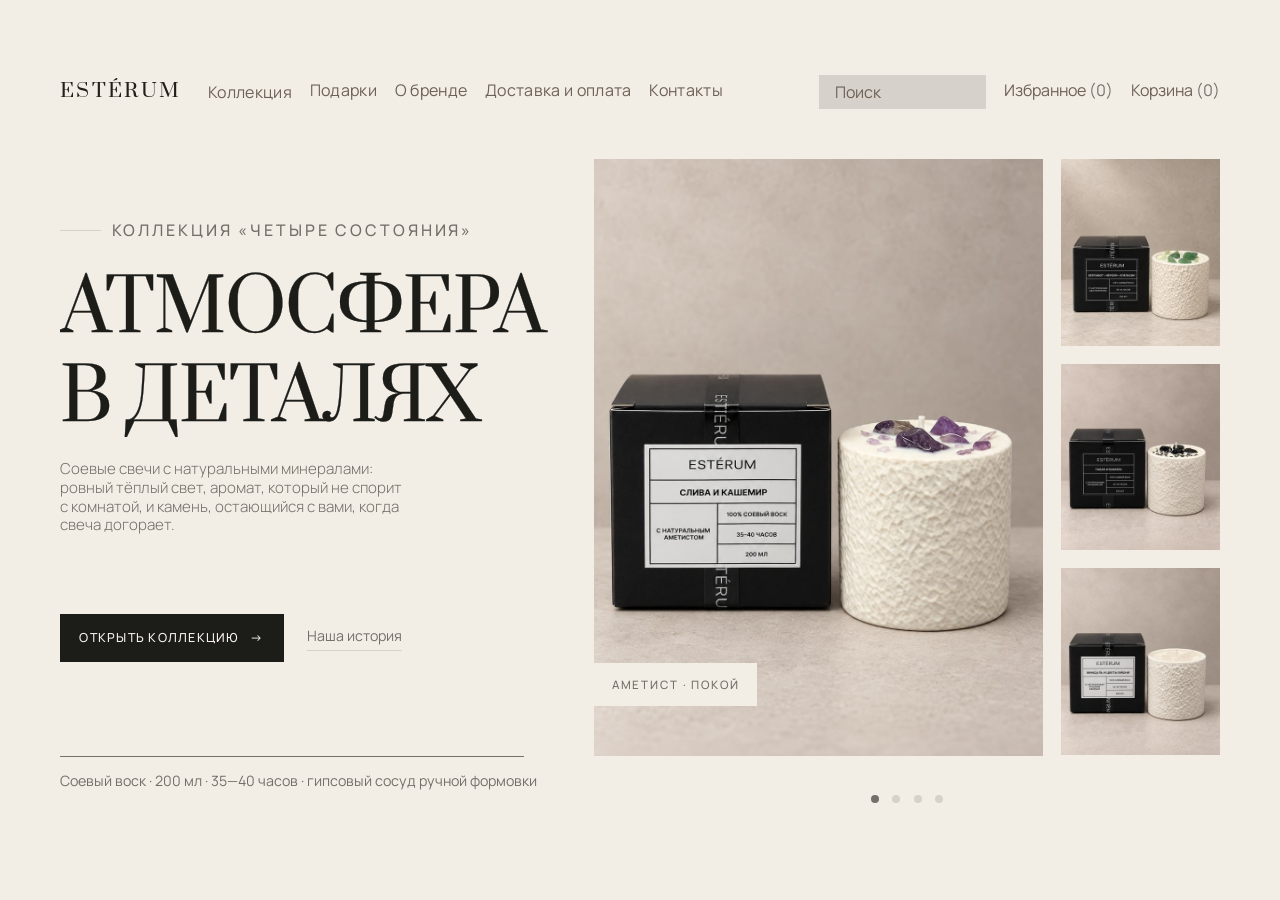
<file: index.html>
<!DOCTYPE html>
<html lang="ru">
<head>
<meta charset="utf-8">
<meta name="viewport" content="width=device-width, initial-scale=1">
<title>ESTÉRUM — Атмосфера в деталях</title>
<meta name="description" content="ESTÉRUM — ароматические свечи из соевого воска с натуральными минералами. Коллекция «Четыре состояния».">
<link rel="preconnect" href="https://fonts.googleapis.com">
<link rel="preconnect" href="https://fonts.gstatic.com" crossorigin>
<link rel="stylesheet" href="https://fonts.googleapis.com/css2?family=Prata&family=Manrope:wght@300;400;500&display=swap">
<link rel="stylesheet" href="styles.css?v=4">
<script>document.documentElement.className = "js";</script>
</head>
<body>

<div class="curtain" aria-hidden="true"><span>ESTÉRUM</span></div>

<a class="skip" href="#hero">К содержимому</a>

<div class="frame">

<header class="header" id="top">
  <div class="header-in reveal">
    <a class="wordmark" href="#top" aria-label="ESTÉRUM, на главную">ESTÉRUM</a>

    <nav class="nav" aria-label="Основная навигация">
      <div class="nav-item has-sub">
        <a href="#" aria-haspopup="true" aria-expanded="false">Коллекция</a>
        <div class="submenu" role="menu">
          <a role="menuitem" href="#">Свечи с минералами</a>
          <a role="menuitem" href="#">Подарочные наборы</a>
          <a role="menuitem" class="soon" href="#">Диффузоры<i>скоро</i></a>
          <a role="menuitem" class="soon" href="#">Арома-саше<i>скоро</i></a>
        </div>
      </div>
      <a href="#">Подарки</a>
      <a href="#">О бренде</a>
      <a href="#">Доставка и оплата</a>
      <a href="#">Контакты</a>
    </nav>

    <div class="tools">
      <form class="search" role="search" onsubmit="return false">
        <label class="sr-only" for="q">Поиск по каталогу</label>
        <input id="q" type="search" placeholder="Поиск" autocomplete="off">
      </form>
      <a class="tool" href="#">Избранное <span class="count" data-fav>(0)</span></a>
      <a class="tool" href="#">Корзина <span class="count" data-cart>(0)</span></a>
    </div>

    <button class="burger" type="button" aria-label="Меню" aria-expanded="false">Меню</button>
  </div>

  <div class="mobile-menu" hidden>
    <a href="#">Поиск</a>
    <a href="#">Коллекция</a>
    <a href="#">Подарки</a>
    <a href="#">О бренде</a>
    <a href="#">Доставка и оплата</a>
    <a href="#">Контакты</a>
    <a href="#">Избранное <span class="count" data-fav>(0)</span></a>
  </div>
</header>

<main class="hero" id="hero">
  <section class="copy">
    <p class="eyebrow reveal"><span class="tick" aria-hidden="true"></span><span class="eyebrow-t">Коллекция «Четыре состояния»</span></p>

    <h1 class="title"><span class="ln"><span>Атмосфера</span></span><span class="ln"><span>в деталях</span></span></h1>

    <p class="lede reveal">Соевые свечи с натуральными минералами: ровный тёплый свет, аромат, который не спорит с комнатой, и камень, остающийся с вами, когда свеча догорает.</p>

    <div class="actions reveal">
      <a class="btn" href="#"><i>Открыть коллекцию</i><i class="arrow" aria-hidden="true">→</i></a>
      <a class="quiet" href="#">Наша история</a>
    </div>

    <p class="specs reveal">Соевый воск · 200 мл · 35—40 часов · гипсовый сосуд ручной формовки</p>
  </section>

  <section class="gallery" aria-roledescription="карусель" aria-label="Коллекция «Четыре состояния»">
    <div class="stage">
      <div class="stage-img">
        <div class="layer is-front" id="layer-a"><img id="stage-a" src="images/amethyst.jpg" alt="Свеча ESTÉRUM с натуральным аметистом и подарочная коробка"></div>
        <div class="layer" id="layer-b"><img id="stage-b" alt="" aria-hidden="true"></div>
      </div>
      <p class="caption reveal" aria-live="polite"><span class="cap-t">Аметист · Покой</span></p>
    </div>

    <div class="thumbs" role="tablist" aria-label="Выбор свечи"></div>

    <div class="dots reveal" role="tablist" aria-label="Слайды коллекции"></div>
  </section>
</main>
</div>

<script src="script.js?v=4"></script>
</body>
</html>
</file>
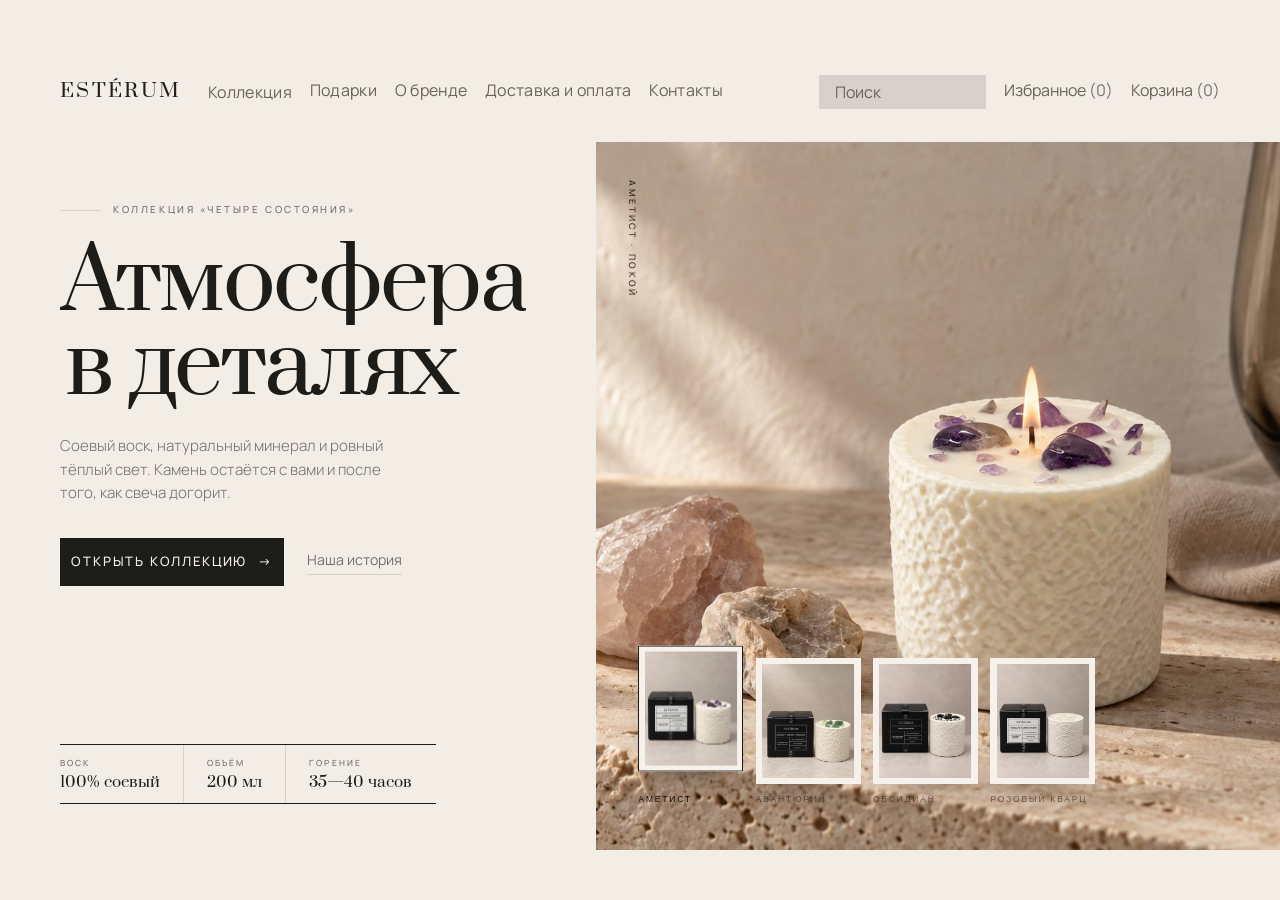
<file: premium.html>
<!DOCTYPE html>
<html lang="ru">
<head>
<meta charset="utf-8">
<meta name="viewport" content="width=device-width, initial-scale=1">
<title>ESTÉRUM — Атмосфера в деталях</title>
<meta name="description" content="ESTÉRUM — ароматические свечи из соевого воска с натуральными минералами. Коллекция «Четыре состояния».">
<link rel="preconnect" href="https://fonts.googleapis.com">
<link rel="preconnect" href="https://fonts.gstatic.com" crossorigin>
<link rel="stylesheet" href="https://fonts.googleapis.com/css2?family=Prata&family=Manrope:wght@200;300;400;500&display=swap">
<link rel="stylesheet" href="premium.css?v=1">
<script>document.documentElement.className = "js";</script>
</head>
<body>

<div class="curtain" aria-hidden="true"><span>ESTÉRUM</span></div>

<a class="skip" href="#hero">К содержимому</a>

<div class="frame">
  <header class="header">
    <div class="header-in reveal">
      <a class="wordmark" href="#">ESTÉRUM</a>

      <nav class="nav" aria-label="Основная навигация">
        <div class="nav-item has-sub">
          <a href="#">Коллекция</a>
          <div class="submenu">
            <a href="#">Свечи с минералами</a>
            <a href="#">Подарочные наборы</a>
            <a class="soon" href="#">Диффузоры<i>скоро</i></a>
            <a class="soon" href="#">Арома-саше<i>скоро</i></a>
          </div>
        </div>
        <a href="#">Подарки</a>
        <a href="#">О бренде</a>
        <a href="#">Доставка и оплата</a>
        <a href="#">Контакты</a>
      </nav>

      <div class="tools">
        <form class="search" role="search" onsubmit="return false">
          <label class="sr-only" for="q">Поиск по каталогу</label>
          <input id="q" type="search" placeholder="Поиск" autocomplete="off">
        </form>
        <a class="tool" href="#">Избранное <span class="count">(0)</span></a>
        <a class="tool" href="#">Корзина <span class="count">(0)</span></a>
      </div>

      <button class="burger" type="button" aria-label="Меню" aria-expanded="false">Меню</button>
    </div>

    <div class="mobile-menu" hidden>
      <a href="#">Поиск</a>
      <a href="#">Коллекция</a>
      <a href="#">Подарки</a>
      <a href="#">О бренде</a>
      <a href="#">Доставка и оплата</a>
      <a href="#">Контакты</a>
      <a href="#">Избранное (0)</a>
    </div>
  </header>

  <main class="hero" id="hero">
    <section class="copy">
      <p class="eyebrow reveal"><span class="tick" aria-hidden="true"></span><span>Коллекция «Четыре состояния»</span></p>

      <h1 class="title"><span class="ln"><span>Атмосфера</span></span><span class="ln"><span>в деталях</span></span></h1>

      <p class="lede reveal">Соевый воск, натуральный минерал и ровный тёплый свет. Камень остаётся с вами и после того, как свеча догорит.</p>

      <div class="actions reveal">
        <a class="btn" href="#"><i>Открыть коллекцию</i><i class="arrow" aria-hidden="true">→</i></a>
        <a class="quiet" href="#">Наша история</a>
      </div>

      <!-- набрано как этикетка на коробке -->
      <dl class="label-card reveal">
        <div><dt>Воск</dt><dd>100% соевый</dd></div>
        <div><dt>Объём</dt><dd>200 мл</dd></div>
        <div><dt>Горение</dt><dd>35—40 часов</dd></div>
      </dl>
    </section>

    <section class="scene" aria-label="Коллекция «Четыре состояния»">
      <div class="scene-img">
        <img src="images/scene.jpg" alt="Свеча ESTÉRUM с кристаллами аметиста на травертиновой плите рядом с розовым кварцем">
      </div>

      <p class="scene-mark" aria-hidden="true">Аметист · Покой</p>

      <div class="tray" role="tablist" aria-label="Выбор свечи"></div>
    </section>
  </main>
</div>

<script src="premium.js?v=1"></script>
</body>
</html>
</file>
<file: styles.css>
/* ==========================================================================
   ESTÉRUM — главный экран
   Перенос из Figma «ESTERUM — Главный экран»: Desktop — 1440 × 900, Mobile — 391.

   Десктопная раскладка построена на одном модуле --u:
       --u = min(100vw / 1440, 100vh / 900)
   1u — это один пиксель макета. Каждый размер записан как N * u, поэтому экран
   всегда вписывается в окно целиком, а пропорции отступов, кеглей и кадров
   остаются ровно такими, как в Figma.
   ========================================================================== */

:root {
  --u: min(calc(100vw / 1440), calc(100vh / 900));

  --bg:      #F2EEE6;   /* фон макета        */
  --ink:     #1C1C19;   /* заголовок, кнопка */
  --ink-2:   #231E19;   /* логотип           */
  --muted:   #746F68;   /* подписи, лид      */
  --nav:     #6E6157;   /* меню и утилиты    */
  --line:    #D8D1C7;   /* линейки           */
  --field:   rgba(116, 111, 104, .22);
  --on-dark: #F7F1EA;

  --easing: cubic-bezier(.22, .68, .28, 1);
}

* { box-sizing: border-box; }
[hidden] { display: none !important; }

body {
  margin: 0;
  min-height: 100vh;
  display: grid;
  place-items: center;
  background: var(--bg);
  color: var(--ink);
  font-family: "Manrope", "Helvetica Neue", Arial, sans-serif;
  font-size: calc(16 * var(--u));
  line-height: 1.5;
  -webkit-font-smoothing: antialiased;
  overflow-x: hidden;
}

a { color: inherit; text-decoration: none; }
img { display: block; max-width: 100%; }
:focus-visible { outline: 1px solid var(--muted); outline-offset: calc(4 * var(--u)); }

/* заставка: снимается сама, один раз за сессию */
.curtain {
  position: fixed;
  inset: 0;
  z-index: 60;
  display: grid;
  place-items: center;
  background: var(--bg);
  transform: translateY(0);
  transition: transform 1s cubic-bezier(.76, 0, .24, 1);
}
.curtain span {
  font-family: "Prata", Georgia, serif;
  font-size: calc(26 * var(--u));
  letter-spacing: .42em;
  text-indent: .42em;
  text-transform: uppercase;
  color: var(--ink-2);
  opacity: 0;
  transform: translateY(calc(8 * var(--u)));
  transition: opacity .7s ease, transform .9s var(--easing);
}
.curtain.on span { opacity: 1; transform: none; }
.curtain.lift { transform: translateY(-100%); }
.curtain.lift span { opacity: 0; transition: opacity .35s ease; }

/* полотно: во всю ширину экрана с полями 60 px, высота — 900 модулей макета */
.frame {
  width: 100%;
  height: calc(900 * var(--u));
  display: flex;
  flex-direction: column;
}

.sr-only {
  position: absolute; width: 1px; height: 1px;
  padding: 0; margin: -1px; overflow: hidden;
  clip: rect(0 0 0 0); white-space: nowrap; border: 0;
}
.skip {
  position: absolute; left: -9999px; top: 0; z-index: 50;
  padding: 12px 18px; background: var(--ink); color: var(--on-dark);
  font-size: 12px; letter-spacing: .1em; text-transform: uppercase;
}
.skip:focus { left: 12px; top: 12px; }

/* ============================ шапка · 95 ============================ */

.header { position: relative; z-index: 20; flex: none; }

.header-in {
  display: flex;
  align-items: center;
  gap: calc(30 * var(--u));
  padding: calc(28 * var(--u)) 60px calc(26 * var(--u));
}

.wordmark {
  font-family: "Prata", Georgia, serif;
  font-size: calc(22 * var(--u));
  letter-spacing: .12em;
  text-transform: uppercase;
  color: var(--ink-2);
  white-space: nowrap;
}

.nav {
  display: flex;
  align-items: center;
  gap: calc(20 * var(--u));
  color: var(--nav);
  font-size: 16px;
  letter-spacing: .02em;
  white-space: nowrap;
}
.nav a { position: relative; padding-bottom: calc(3 * var(--u)); }
.nav a::after,
.tool::after {
  content: "";
  position: absolute; left: 0; right: 0; bottom: 0;
  height: 1px; background: currentColor;
  transform: scaleX(0); transform-origin: right;
  transition: transform .45s var(--easing);
}
.nav a:hover::after,
.tool:hover::after { transform: scaleX(1); transform-origin: left; }
.nav a:hover, .tool:hover { color: var(--ink); }

.nav-item { position: relative; }
.submenu {
  position: absolute;
  top: calc(100% + 18 * var(--u));
  left: calc(-20 * var(--u));
  min-width: calc(232 * var(--u));
  padding: calc(18 * var(--u)) calc(20 * var(--u));
  display: grid;
  gap: calc(12 * var(--u));
  background: #F8F5EF;
  border: 1px solid var(--line);
  box-shadow: 0 calc(26 * var(--u)) calc(50 * var(--u)) calc(-34 * var(--u)) rgba(52, 42, 30, .5);
  opacity: 0;
  visibility: hidden;
  transform: translateY(-6px);
  transition: opacity .28s ease, transform .28s var(--easing), visibility .28s;
}
.has-sub:hover .submenu,
.has-sub:focus-within .submenu { opacity: 1; visibility: visible; transform: none; }
.submenu a { font-size: 15px; color: var(--ink); }
.submenu a::after { display: none; }
.submenu a:hover { opacity: .6; }
.submenu .soon { color: var(--muted); }
.submenu .soon i {
  font-style: normal;
  font-size: calc(10 * var(--u));
  letter-spacing: .18em;
  text-transform: uppercase;
  margin-left: calc(8 * var(--u));
}

.tools {
  margin-left: auto;
  display: flex;
  align-items: center;
  gap: calc(20 * var(--u));
  font-size: 16px;
  color: var(--nav);
  white-space: nowrap;
}
.tool { position: relative; padding-bottom: calc(3 * var(--u)); }
.count { color: var(--muted); font-variant-numeric: tabular-nums; }

.search input {
  width: calc(188 * var(--u));
  height: calc(38 * var(--u));
  padding: 0 calc(16 * var(--u));
  border: 1px solid transparent;
  background: var(--field);
  color: var(--ink);
  font: inherit;
  font-size: 16px;
  border-radius: 0;
  transition: width .5s var(--easing), background .3s ease, border-color .3s ease;
  -webkit-appearance: none;
  appearance: none;
}
.search input::placeholder { color: var(--nav); }
.search input:focus {
  width: calc(232 * var(--u));
  background: #EAE5DC;
  border-color: var(--line);
  outline: none;
}

.burger {
  display: none;
  margin-left: auto;
  padding: 0; border: 0; background: none;
  color: var(--nav);
  font: inherit; font-size: 13px;
  cursor: pointer;
}

/* меню открывается поверх экрана, не сдвигая содержимое */
.mobile-menu {
  display: none;
  position: fixed;
  inset: 0;
  z-index: 1;                  /* внутри шапки: ниже её строки, выше содержимого */
  align-content: start;
  gap: 24px;
  padding: 84px 20px 40px;
  background: var(--bg);
  font-size: 18px;
  color: var(--nav);
  overflow-y: auto;
  overscroll-behavior: contain;
  animation: veil .38s var(--easing) both;
}
.mobile-menu a { padding-bottom: 2px; }
@keyframes veil { from { opacity: 0; transform: translateY(-12px); } to { opacity: 1; transform: none; } }

body.menu-open { overflow: hidden; }

/* =============================== hero =============================== */

.hero {
  flex: 1;
  display: grid;
  grid-template-columns: minmax(0, 604fr) minmax(0, 708fr);   /* пропорция колонок из макета */
  align-items: start;
  padding: calc(31 * var(--u)) 60px 0;
}

/* ---------------------------- левая колонка ------------------------- */

.eyebrow {
  display: flex;
  align-items: center;
  gap: calc(12 * var(--u));
  margin: calc(67 * var(--u)) 0 0;                      /* низ шапки → 162 */
  color: var(--muted);
  font-size: calc(18 * var(--u));
  font-weight: 500;
  line-height: 1.4;
  letter-spacing: .18em;
  text-transform: uppercase;
}
.eyebrow .tick {
  width: calc(46 * var(--u));
  height: 1px;
  background: var(--line);
  flex: none;
}

.title {
  margin: calc(28 * var(--u)) 0 0;                      /* 215 */
  font-family: "Prata", Georgia, "Times New Roman", serif;
  font-weight: 400;
  font-size: calc(80 * var(--u));
  line-height: 1.25;
  letter-spacing: -.015em;
  text-transform: uppercase;
  color: var(--ink);
  -webkit-text-stroke: calc(.3 * var(--u)) var(--ink);
}
.title .ln { display: block; overflow: hidden; }
.title .ln > span { display: block; white-space: nowrap; }

.lede {
  margin: calc(18 * var(--u)) 0 0;                      /* 433 */
  width: calc(389 * var(--u));
  font-weight: 300;
  font-size: calc(17 * var(--u));
  line-height: 1.25;
  color: var(--muted);
}

.actions {
  display: flex;
  align-items: center;
  gap: calc(26 * var(--u));
  margin-top: calc(89 * var(--u));                      /* 602 */
}

.btn {
  position: relative;
  overflow: hidden;
  display: inline-flex;
  align-items: center;
  justify-content: center;
  gap: calc(12 * var(--u));
  width: calc(252 * var(--u));
  height: calc(53 * var(--u));
  background: var(--ink);
  color: var(--on-dark);
  font-size: calc(14 * var(--u));
  font-weight: 500;
  letter-spacing: .1em;
  text-transform: uppercase;
  white-space: nowrap;
  transform: translate3d(var(--mx, 0px), var(--my, 0px), 0);
  transition: transform .5s cubic-bezier(.16, .8, .3, 1);
}
.btn::before {
  content: "";
  position: absolute; inset: 0;
  background: #3A322B;
  transform: scaleX(0);
  transform-origin: left;
  transition: transform .55s cubic-bezier(.65, 0, .2, 1);
}
.btn i {
  position: relative; z-index: 1;
  font-style: normal;
  transition: transform .45s var(--easing);
}
.btn:hover::before { transform: scaleX(1); }
.btn:hover .arrow { transform: translateX(calc(6 * var(--u))); }

.quiet {
  padding-bottom: calc(4 * var(--u));
  border-bottom: 1px solid var(--line);
  color: var(--muted);
  font-size: calc(16 * var(--u));
  white-space: nowrap;
  transition: color .3s ease, border-color .3s ease;
}
.quiet:hover { color: var(--ink); border-color: var(--muted); }

.specs {
  margin: calc(106 * var(--u)) 0 0;                     /* 761 */
  padding-top: calc(18 * var(--u));
  border-top: 1px solid var(--muted);
  width: calc(522 * var(--u));
  color: var(--muted);
  font-size: calc(16 * var(--u));
  line-height: 1.1;
  white-space: nowrap;          /* в макете строка одна */
}

/* ------------------------------- галерея ---------------------------- */

.gallery {
  display: grid;
  grid-template-columns: minmax(0, 508fr) minmax(0, 180fr);
  gap: calc(20 * var(--u));
  align-items: start;
}

.stage {
  position: relative;
  grid-column: 1;
  width: 100%;
  height: calc(671 * var(--u));
  overflow: hidden;
}
.stage-img {
  position: absolute;
  inset: calc(-14 * var(--u));            /* запас, чтобы параллакс не оголял края */
  overflow: hidden;
  background: #E4DED4;
  transform: translate3d(calc(var(--px, 0) * 10px), calc(var(--py, 0) * 10px), 0);
  transition: transform .7s cubic-bezier(.16, .8, .3, 1);
}

/* смена кадра: новый слой въезжает шторкой справа поверх прежнего */
.layer {
  position: absolute;
  inset: 0;
  z-index: 0;
  opacity: 0;
  clip-path: inset(0 0 0 100%);
  transition: clip-path 1.15s var(--easing), opacity .01s;
}
.layer.is-front { z-index: 2; opacity: 1; clip-path: inset(0 0 0 0); }
.layer.under    { z-index: 1; opacity: 1; clip-path: inset(0 0 0 0); transition: none; }
.layer img {
  width: 100%; height: 100%;
  object-fit: cover;
  animation: breathe 26s ease-in-out infinite alternate;
}
@keyframes breathe {
  from { transform: scale(1); }
  to   { transform: scale(1.035); }
}

.caption {
  position: absolute;
  left: 0;
  bottom: 50px;          /* плашка поднята на 50 px от нижнего края кадра */
  margin: 0;
  padding: calc(15 * var(--u)) calc(20 * var(--u)) calc(14 * var(--u));
  background: var(--bg);
  color: var(--muted);
  font-size: calc(13 * var(--u));
  font-weight: 500;
  letter-spacing: .16em;
  text-transform: uppercase;
  white-space: nowrap;
  overflow: hidden;
}
.caption .cap-t { display: block; transition: transform .5s var(--easing), opacity .5s ease; }
.caption.out .cap-t { transform: translateY(-100%); opacity: 0; }

.thumbs {
  grid-column: 2;
  display: grid;
  gap: calc(20 * var(--u));
}
.thumb {
  position: relative;
  display: block;
  width: 100%;
  height: calc(210 * var(--u));
  padding: 0; border: 0;
  background: #E4DED4;
  overflow: hidden;
  cursor: pointer;
}
.thumb img {
  width: 100%; height: 100%;
  object-fit: cover;
  transform: translate3d(calc(var(--px, 0) * 4px), calc(var(--py, 0) * 4px), 0) scale(var(--s, 1));
  transition: transform 1.1s var(--easing);
}
.thumb:hover img { --s: 1.06; }
.thumb::after {
  content: "";
  position: absolute; inset: 0;
  background: var(--bg);
  opacity: 0;
  transition: opacity .5s ease;
  pointer-events: none;
}
.thumb.leaving::after { opacity: .55; }

.dots {
  grid-column: 1 / -1;
  display: flex;
  justify-content: center;
  gap: calc(15 * var(--u));
  margin-top: calc(24 * var(--u));                      /* 821 */
}
.dot {
  position: relative;
  width: calc(9 * var(--u));
  height: calc(9 * var(--u));
  padding: 0; border: 0;
  border-radius: 50%;
  background: var(--line);
  cursor: pointer;
  transition: background .4s ease, transform .4s var(--easing);
}
.dot:hover { transform: scale(1.25); }
.dot[aria-selected="true"] { background: var(--muted); }
.dot::after {
  content: "";
  position: absolute;
  inset: calc(-6 * var(--u));
  border: 1px solid var(--muted);
  border-radius: 50%;
  opacity: 0;
  pointer-events: none;
}
.dot[aria-selected="true"]::after { animation: ring 6s linear infinite; }
.dots.paused .dot::after { animation-play-state: paused; }
@keyframes ring {
  from { transform: scale(.45); opacity: .5; }
  to   { transform: scale(1);   opacity: 0; }
}

/* ======================= появление при загрузке ====================== */

.js .reveal { opacity: 0; }
.js .title .ln > span { transform: translateY(108%); filter: blur(6px); }
.js .eyebrow .tick { width: 0; }
.js .stage-img { clip-path: inset(0 0 0 100%); }
.js .thumb { opacity: 0; transform: translateX(calc(18 * var(--u))); }

.ready .reveal {
  animation: rise .95s var(--easing) both;
  animation-delay: var(--d, 0s);
}
.ready .title .ln > span {
  transition: transform 1.05s var(--easing), filter 1.2s ease;
  transition-delay: var(--d, 0s);
  transform: none;
  filter: blur(0);
}
.ready .eyebrow .tick {
  transition: width .9s var(--easing) .15s;
  width: calc(46 * var(--u));
}
.ready .stage-img {
  transition: clip-path 1.35s var(--easing) .2s;
  clip-path: inset(0 0 0 0);
}
.ready .thumb {
  transition: opacity .8s ease, transform .9s var(--easing);
  transition-delay: var(--d, 0s);
  opacity: 1;
  transform: none;
}
@keyframes rise {
  from { opacity: 0; transform: translateY(calc(18 * var(--u))); }
  to   { opacity: 1; transform: none; }
}

/* ===================== планшет и телефон · 391 ======================= */

@media (max-width: 900px) {
  :root { --u: 1px; }                    /* ниже 900 раскладка резиновая */

  body { display: block; }
  .frame { width: 100%; height: auto; }

  .mobile-menu { display: grid; }
  .header-in { position: relative; z-index: 2; gap: 14px; padding: 18px 20px; }
  .nav { display: none; }
  .tools { gap: 14px; font-size: 13px; }
  .tools .search, .tools .tool:first-of-type { display: none; }
  .burger { display: block; margin-left: 0; }
  .wordmark { font-size: 17px; }

  .hero {
    grid-template-columns: 1fr;
    padding: 22px 20px 40px;
  }
  .gallery {
    order: -1;
    grid-template-columns: 1fr;
    gap: 12px;
  }
  .thumbs {
    grid-column: 1;
    grid-auto-flow: column;
    grid-auto-columns: 1fr;
    gap: 10px;
    order: -1;                            /* превью строкой над кадром, как в макете */
  }
  .thumb { width: 100%; height: auto; aspect-ratio: 110 / 125; }
  .stage { grid-column: 1; width: 100%; height: auto; aspect-ratio: 350 / 360; }
  .caption { font-size: 11px; padding: 11px 14px 10px; bottom: 30px; }
  .dots { margin-top: 12px; gap: 10px; }
  .dot { width: 7px; height: 7px; }

  .eyebrow { margin-top: 34px; font-size: 10px; }
  .eyebrow .tick { width: 32px; }
  .title { font-size: clamp(30px, 10.2vw, 40px); margin-top: 16px; }
  .lede { width: auto; font-size: 16px; line-height: 1.45; margin-top: 16px; }
  .actions { margin-top: 30px; flex-direction: column; align-items: stretch; gap: 18px; }
  .btn { width: 100%; height: 58px; font-size: 13px; }
  .quiet { align-self: center; font-size: 14px; }
  .specs {
    width: auto;
    white-space: normal;
    margin-top: 30px;
    text-align: center;
    font-size: 14px;
    line-height: 1.4;
  }
}

@media (prefers-reduced-motion: reduce) {
  *, *::before, *::after {
    animation: none !important;
    transition-duration: .01ms !important;
  }
  .js .reveal, .js .thumb { opacity: 1; transform: none; }
  .js .title .ln > span { transform: none; filter: none; }
  .curtain { display: none; }
  .layer { transition: none; }
  .stage-img { transform: none; }
  .js .stage-img { clip-path: none; }
  .js .eyebrow .tick { width: calc(46 * var(--u)); }
}
</file>
<file: premium.css>
/* ==========================================================================
   ESTÉRUM — главный экран, версия «сцена»
   Та же система, что и в основной вёрстке: модуль макета --u, поля 60 px,
   экран целиком помещается в окно.
   ========================================================================== */

:root {
  --u: min(calc(100vw / 1440), calc(100vh / 900));

  --bg:      #F2EEE6;
  --bg-2:    #EAE4D9;   /* тень бумаги под сценой */
  --ink:     #1C1C19;
  --ink-2:   #231E19;
  --muted:   #746F68;
  --nav:     #6E6157;
  --line:    #D8D1C7;
  --field:   rgba(116, 111, 104, .22);
  --on-dark: #F7F1EA;

  --easing: cubic-bezier(.22, .68, .28, 1);
}

* { box-sizing: border-box; }
[hidden] { display: none !important; }

body {
  margin: 0;
  min-height: 100vh;
  display: grid;
  place-items: center;
  background: var(--bg);
  color: var(--ink);
  font-family: "Manrope", "Helvetica Neue", Arial, sans-serif;
  font-size: calc(16 * var(--u));
  line-height: 1.5;
  -webkit-font-smoothing: antialiased;
  overflow-x: hidden;
}

a { color: inherit; text-decoration: none; }
img { display: block; max-width: 100%; }
:focus-visible { outline: 1px solid var(--muted); outline-offset: calc(4 * var(--u)); }

.sr-only {
  position: absolute; width: 1px; height: 1px;
  padding: 0; margin: -1px; overflow: hidden;
  clip: rect(0 0 0 0); white-space: nowrap; border: 0;
}
.skip {
  position: absolute; left: -9999px; top: 0; z-index: 50;
  padding: 12px 18px; background: var(--ink); color: var(--on-dark);
  font-size: 12px; letter-spacing: .1em; text-transform: uppercase;
}
.skip:focus { left: 12px; top: 12px; }

/* заставка */
.curtain {
  position: fixed;
  inset: 0;
  z-index: 60;
  display: grid;
  place-items: center;
  background: var(--bg);
  transition: transform 1s cubic-bezier(.76, 0, .24, 1);
}
.curtain span {
  font-family: "Prata", Georgia, serif;
  font-size: calc(26 * var(--u));
  letter-spacing: .42em;
  text-indent: .42em;
  text-transform: uppercase;
  color: var(--ink-2);
  opacity: 0;
  transform: translateY(calc(8 * var(--u)));
  transition: opacity .7s ease, transform .9s var(--easing);
}
.curtain.on span { opacity: 1; transform: none; }
.curtain.lift { transform: translateY(-100%); }
.curtain.lift span { opacity: 0; transition: opacity .35s ease; }

.frame {
  width: 100%;
  height: calc(900 * var(--u));
  display: flex;
  flex-direction: column;
  overflow: hidden;
}

/* ============================== шапка ============================== */

.header { position: relative; z-index: 20; flex: none; }

.header-in {
  display: flex;
  align-items: center;
  gap: calc(30 * var(--u));
  padding: calc(28 * var(--u)) 60px calc(26 * var(--u));
}

.wordmark {
  font-family: "Prata", Georgia, serif;
  font-size: calc(22 * var(--u));
  letter-spacing: .12em;
  text-transform: uppercase;
  color: var(--ink-2);
  white-space: nowrap;
}

.nav {
  display: flex;
  align-items: center;
  gap: calc(20 * var(--u));
  color: var(--nav);
  font-size: 16px;
  letter-spacing: .02em;
  white-space: nowrap;
}
.nav a, .tool { position: relative; padding-bottom: 3px; }
.nav a::after, .tool::after {
  content: "";
  position: absolute; left: 0; right: 0; bottom: 0;
  height: 1px; background: currentColor;
  transform: scaleX(0); transform-origin: right;
  transition: transform .45s var(--easing);
}
.nav a:hover::after, .tool:hover::after { transform: scaleX(1); transform-origin: left; }
.nav a:hover, .tool:hover { color: var(--ink); }

.nav-item { position: relative; }
.submenu {
  position: absolute;
  top: calc(100% + 18 * var(--u));
  left: calc(-20 * var(--u));
  min-width: calc(232 * var(--u));
  padding: calc(18 * var(--u)) calc(20 * var(--u));
  display: grid;
  gap: calc(12 * var(--u));
  background: #F8F5EF;
  border: 1px solid var(--line);
  box-shadow: 0 calc(26 * var(--u)) calc(50 * var(--u)) calc(-34 * var(--u)) rgba(52, 42, 30, .5);
  opacity: 0; visibility: hidden;
  transform: translateY(-6px);
  transition: opacity .28s ease, transform .28s var(--easing), visibility .28s;
}
.has-sub:hover .submenu, .has-sub:focus-within .submenu { opacity: 1; visibility: visible; transform: none; }
.submenu a { font-size: 15px; color: var(--ink); padding: 0; }
.submenu a::after { display: none; }
.submenu a:hover { opacity: .6; }
.submenu .soon { color: var(--muted); }
.submenu .soon i {
  font-style: normal; font-size: calc(10 * var(--u));
  letter-spacing: .18em; text-transform: uppercase; margin-left: calc(8 * var(--u));
}

.tools {
  margin-left: auto;
  display: flex; align-items: center;
  gap: calc(20 * var(--u));
  font-size: 16px;
  color: var(--nav);
  white-space: nowrap;
}
.count { color: var(--muted); font-variant-numeric: tabular-nums; }

.search input {
  width: calc(188 * var(--u));
  height: calc(38 * var(--u));
  padding: 0 calc(16 * var(--u));
  border: 1px solid transparent;
  background: var(--field);
  color: var(--ink);
  font: inherit; font-size: 16px;
  border-radius: 0;
  transition: width .5s var(--easing), background .3s ease, border-color .3s ease;
  -webkit-appearance: none; appearance: none;
}
.search input::placeholder { color: var(--nav); }
.search input:focus {
  width: calc(232 * var(--u));
  background: #EAE5DC;
  border-color: var(--line);
  outline: none;
}

.burger {
  display: none; margin-left: auto;
  padding: 0; border: 0; background: none;
  color: var(--nav); font: inherit; font-size: 13px; cursor: pointer;
}

.mobile-menu {
  display: none;
  position: fixed; inset: 0; z-index: 1;
  align-content: start; gap: 24px;
  padding: 84px 20px 40px;
  background: var(--bg);
  font-size: 18px; color: var(--nav);
  overflow-y: auto; overscroll-behavior: contain;
  animation: veil .38s var(--easing) both;
}
@keyframes veil { from { opacity: 0; transform: translateY(-12px); } to { opacity: 1; transform: none; } }
body.menu-open { overflow: hidden; }

/* =============================== экран ============================== */

.hero {
  flex: 1;
  display: grid;
  grid-template-columns: minmax(0, 560fr) minmax(0, 760fr);
  column-gap: calc(60 * var(--u));
  padding: calc(26 * var(--u)) 0 0 60px;
  min-height: 0;
}

/* --------------------------- левая колонка -------------------------- */

.copy { display: flex; flex-direction: column; align-items: flex-start; }

.eyebrow {
  display: flex;
  align-items: center;
  gap: calc(14 * var(--u));
  margin: calc(54 * var(--u)) 0 0;
  color: var(--muted);
  font-size: calc(11 * var(--u));
  font-weight: 500;
  letter-spacing: .26em;
  text-transform: uppercase;
}
.eyebrow .tick { width: calc(46 * var(--u)); height: 1px; background: var(--line); flex: none; }

/* строчные вместо капса — засечный шрифт держит контраст и читается дороже */
.title {
  margin: calc(26 * var(--u)) 0 0;
  font-family: "Prata", Georgia, "Times New Roman", serif;
  font-weight: 400;
  font-size: calc(98 * var(--u));
  line-height: .97;
  letter-spacing: -.032em;
  color: var(--ink);
}
.title .ln { display: block; overflow: hidden; }
.title .ln > span { display: block; white-space: nowrap; }
.title .ln:last-child > span { padding-left: .06em; }

.lede {
  margin: calc(28 * var(--u)) 0 0;
  width: calc(400 * var(--u));
  font-weight: 300;
  font-size: calc(17 * var(--u));
  line-height: 1.55;
  color: var(--muted);
}

.actions {
  display: flex;
  align-items: center;
  gap: calc(26 * var(--u));
  margin-top: calc(38 * var(--u));
}

.btn {
  position: relative;
  overflow: hidden;
  display: inline-flex;
  align-items: center;
  justify-content: center;
  gap: calc(12 * var(--u));
  width: calc(252 * var(--u));
  height: calc(53 * var(--u));
  background: var(--ink);
  color: var(--on-dark);
  font-size: 13px;
  font-weight: 500;
  letter-spacing: .14em;
  text-transform: uppercase;
  white-space: nowrap;
  transform: translate3d(var(--mx, 0px), var(--my, 0px), 0);
  transition: transform .5s cubic-bezier(.16, .8, .3, 1);
}
.btn::before {
  content: "";
  position: absolute; inset: 0;
  background: #3A322B;
  transform: scaleX(0); transform-origin: left;
  transition: transform .55s cubic-bezier(.65, 0, .2, 1);
}
.btn i {
  position: relative; z-index: 1; font-style: normal;
  transition: transform .45s var(--easing);
}
.btn:hover::before { transform: scaleX(1); }
.btn:hover .arrow { transform: translateX(calc(6 * var(--u))); }

.quiet {
  padding-bottom: calc(4 * var(--u));
  border-bottom: 1px solid var(--line);
  color: var(--muted);
  font-size: calc(16 * var(--u));
  transition: color .3s ease, border-color .3s ease;
}
.quiet:hover { color: var(--ink); border-color: var(--muted); }

/* характеристики набраны как этикетка на коробке */
.label-card {
  display: grid;
  grid-template-columns: repeat(3, auto);
  margin: calc(52 * var(--u)) 0 calc(52 * var(--u));
  margin-top: auto;
  border-top: 1px solid var(--ink);
  border-bottom: 1px solid var(--ink);
}
.label-card > div {
  padding: calc(13 * var(--u)) calc(26 * var(--u)) calc(14 * var(--u));
  border-left: 1px solid var(--line);
}
.label-card > div:first-child { padding-left: 0; border-left: 0; }
.label-card dt {
  font-size: calc(9.5 * var(--u));
  font-weight: 500;
  letter-spacing: .24em;
  text-transform: uppercase;
  color: var(--muted);
}
.label-card dd {
  margin: calc(5 * var(--u)) 0 0;
  font-family: "Prata", Georgia, serif;
  font-size: calc(17 * var(--u));
  line-height: 1.1;
  color: var(--ink);
}

/* ------------------------------- сцена ------------------------------ */

.scene {
  position: relative;
  align-self: stretch;        /* кадр доходит ровно до края экрана */
  min-height: 0;
}

.scene-img {
  position: absolute;
  inset: calc(-14 * var(--u)) calc(-14 * var(--u)) calc(-14 * var(--u)) calc(-14 * var(--u));
  overflow: hidden;
  background: var(--bg-2);
  transform: translate3d(calc(var(--px, 0) * 9px), calc(var(--py, 0) * 9px), 0);
  transition: transform .8s cubic-bezier(.16, .8, .3, 1);
}
.scene-img img {
  width: 100%; height: 100%;
  object-fit: cover;
  object-position: 62% 54%;
  animation: breathe 30s ease-in-out infinite alternate;
}
@keyframes breathe {
  from { transform: scale(1); }
  to   { transform: scale(1.045); }
}

/* подпись кадра — вертикально по левому краю сцены */
.scene-mark {
  position: absolute;
  left: calc(18 * var(--u));
  top: calc(28 * var(--u));
  margin: 0;
  writing-mode: vertical-rl;
  font-size: calc(10 * var(--u));
  font-weight: 500;
  letter-spacing: .3em;
  text-transform: uppercase;
  color: #453A31;
  mix-blend-mode: multiply;
}

/* четыре свечи лежат на кадре, как отпечатки на столе */
.tray {
  position: absolute;
  left: calc(34 * var(--u));
  bottom: calc(52 * var(--u));
  display: flex;
  gap: calc(14 * var(--u));
}
.card {
  position: relative;
  display: block;
  width: calc(118 * var(--u));
  padding: 0;
  border: 0;
  background: none;
  text-align: left;
  cursor: pointer;
  color: inherit;
}
.card .shot {
  position: relative;
  display: block;
  width: 100%;
  height: calc(142 * var(--u));
  padding: calc(7 * var(--u));
  overflow: hidden;
  background: #F6F2EB;
  box-shadow: 0 calc(18 * var(--u)) calc(34 * var(--u)) calc(-22 * var(--u)) rgba(40, 30, 20, .55);
  transition: transform .7s var(--easing), box-shadow .7s var(--easing);
}
.card .shot img {
  width: 100%; height: 100%;
  object-fit: cover;
  will-change: transform;
  transition: transform 1.2s var(--easing), filter .6s ease;
  filter: saturate(.94);
}
.card .shot::after {
  content: "";
  position: absolute; inset: 0;
  border: 1px solid transparent;
  transition: border-color .5s ease;
}
.card .name {
  display: block;
  margin-top: calc(11 * var(--u));
  font-size: calc(9.5 * var(--u));
  font-weight: 500;
  letter-spacing: .22em;
  text-transform: uppercase;
  color: #3D3229;
  mix-blend-mode: multiply;
  transition: opacity .5s ease;
  opacity: .6;
}
.card:hover .shot { transform: translateY(calc(-8 * var(--u))); }
.card:hover .shot img { transform: scale(1.05); }
.card:hover .name { opacity: 1; }

.card[aria-selected="true"] .shot {
  transform: translateY(calc(-14 * var(--u)));
  box-shadow: 0 calc(26 * var(--u)) calc(44 * var(--u)) calc(-24 * var(--u)) rgba(40, 30, 20, .62);
}
.card[aria-selected="true"] .shot::after { border-color: var(--ink); }
.card[aria-selected="true"] .name { opacity: 1; color: var(--ink); }

/* ==================== появление первого экрана ====================== */

.js .reveal { opacity: 0; }
.js .title .ln > span { transform: translateY(108%); filter: blur(7px); }
.js .eyebrow .tick { width: 0; }
.js .scene-img { clip-path: inset(0 0 0 100%); }
.js .scene-mark { opacity: 0; }
.js .card { opacity: 0; transform: translateY(calc(26 * var(--u))); }

.ready .reveal { animation: rise .95s var(--easing) both; animation-delay: var(--d, 0s); }
.ready .title .ln > span {
  transition: transform 1.1s var(--easing), filter 1.25s ease;
  transition-delay: var(--d, 0s);
  transform: none; filter: blur(0);
}
.ready .eyebrow .tick { transition: width .9s var(--easing) .15s; width: calc(46 * var(--u)); }
.ready .scene-img { transition: clip-path 1.4s var(--easing) .15s; clip-path: inset(0 0 0 0); }
.ready .scene-mark { transition: opacity .9s ease 1.1s; opacity: 1; }
.ready .card {
  transition: opacity .9s ease, transform 1s var(--easing);
  transition-delay: var(--d, 0s);
  opacity: 1; transform: none;
}
@keyframes rise {
  from { opacity: 0; transform: translateY(calc(18 * var(--u))); }
  to   { opacity: 1; transform: none; }
}

/* ============================== мобильный =========================== */

@media (max-width: 900px) {
  :root { --u: 1px; }

  body { display: block; }
  .frame { width: 100%; height: auto; overflow: visible; }

  .mobile-menu { display: grid; }
  .header-in { position: relative; z-index: 2; gap: 14px; padding: 18px 20px; }
  .nav { display: none; }
  .tools { gap: 14px; font-size: 13px; }
  .tools .search, .tools .tool:first-of-type { display: none; }
  .burger { display: block; margin-left: 0; }
  .wordmark { font-size: 17px; }

  .hero {
    grid-template-columns: 1fr;
    padding: 0 0 40px;
    row-gap: 0;
  }

  .scene {
    order: -1;
    margin: 0;
    height: 78vw;
    max-height: 460px;
  }
  .scene-img { inset: 0; transform: none; }
  .scene-mark { left: 14px; top: 16px; font-size: 9px; }
  .tray { left: 16px; right: 16px; bottom: 16px; gap: 8px; }
  .card { width: 100%; }
  .card .shot { height: 84px; }
  .card .name { font-size: 8px; letter-spacing: .16em; margin-top: 7px; }

  .copy { padding: 0 20px; }
  .eyebrow { margin-top: 30px; font-size: 10px; }
  .eyebrow .tick { width: 32px; }
  .title { font-size: clamp(38px, 11.6vw, 50px); margin-top: 16px; }
  .lede { width: auto; font-size: 16px; line-height: 1.5; margin-top: 18px; }
  .actions { margin-top: 26px; flex-direction: column; align-items: stretch; gap: 18px; width: 100%; }
  .btn { width: 100%; height: 58px; }
  .quiet { align-self: center; font-size: 14px; }
  .label-card { width: 100%; margin-top: 30px; }
  .label-card > div { padding: 12px 14px 13px; }
  .label-card dd { font-size: 15px; }
}

@media (prefers-reduced-motion: reduce) {
  *, *::before, *::after { animation: none !important; transition-duration: .01ms !important; }
  .curtain { display: none; }
  .js .reveal, .js .card { opacity: 1; transform: none; }
  .js .title .ln > span { transform: none; filter: none; }
  .js .scene-img { clip-path: none; transform: none; }
  .js .scene-mark { opacity: 1; }
  .js .eyebrow .tick { width: calc(46 * var(--u)); }
}
</file>
